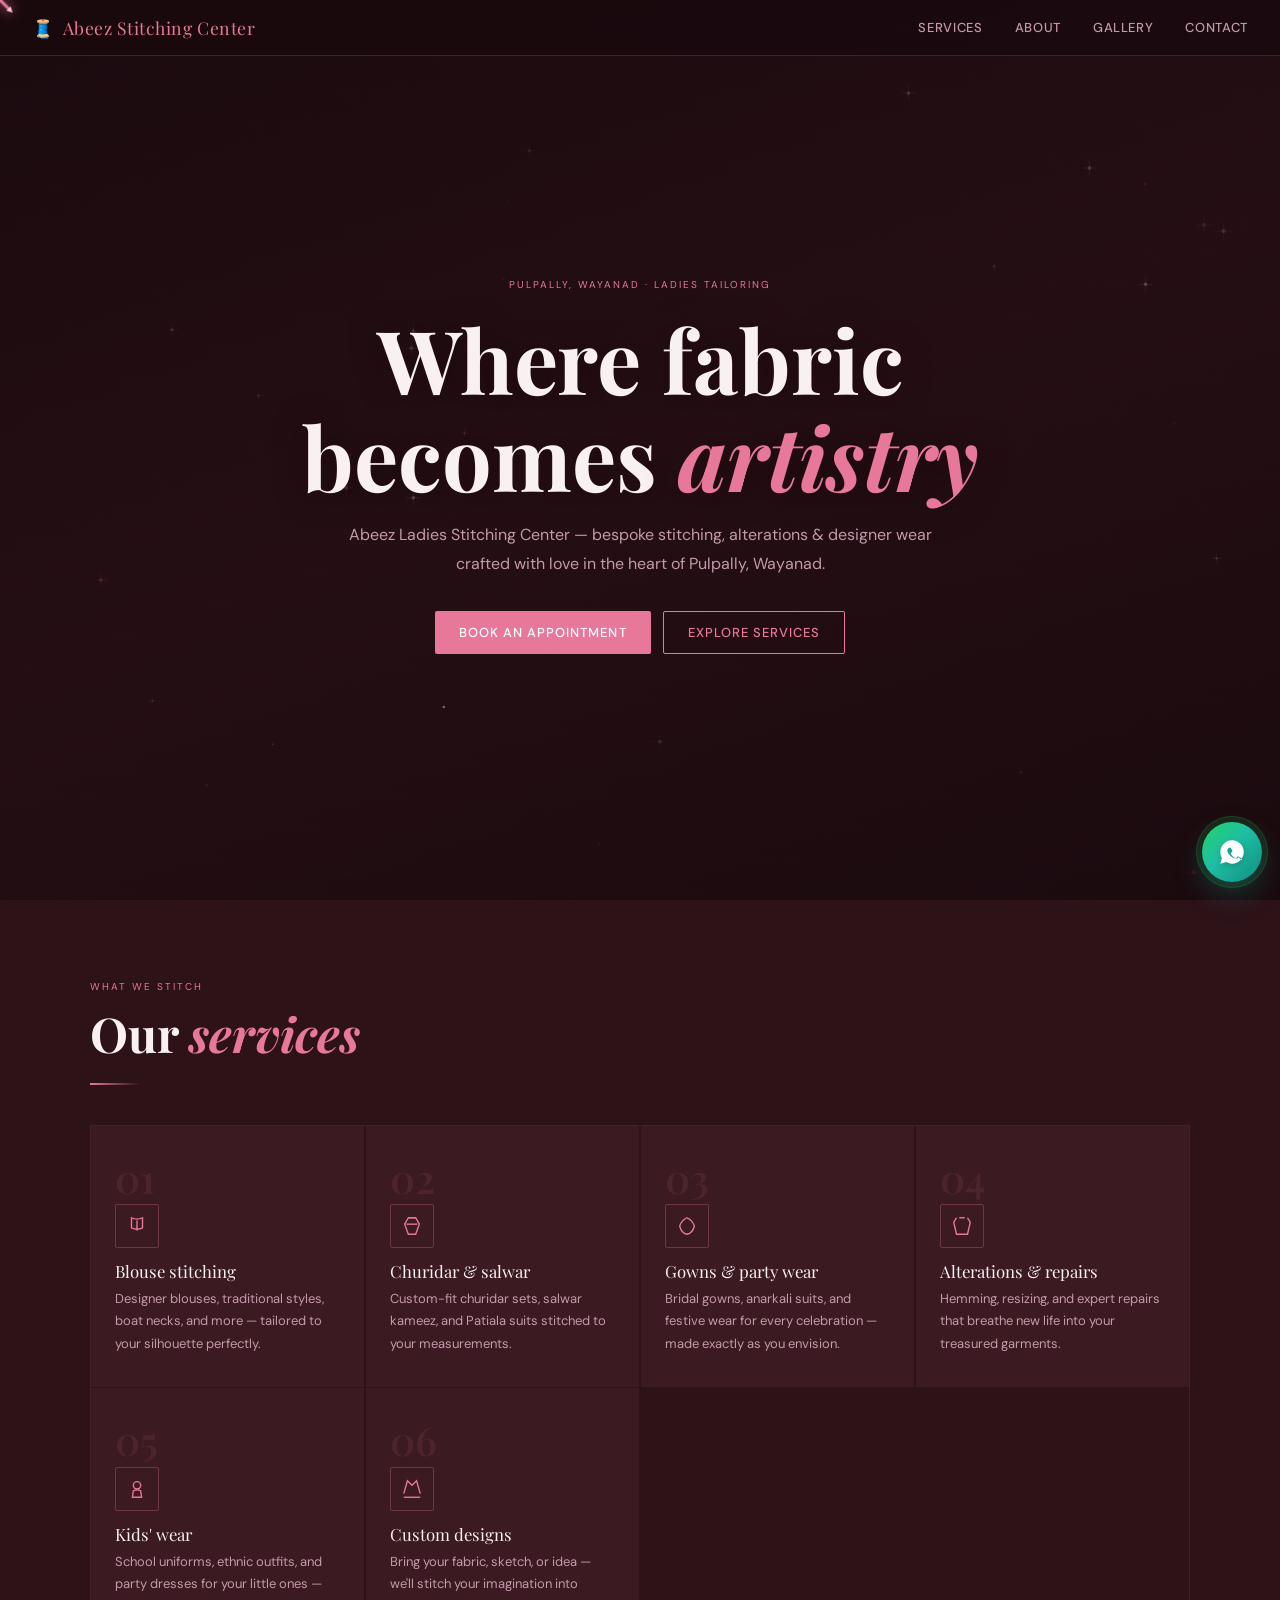
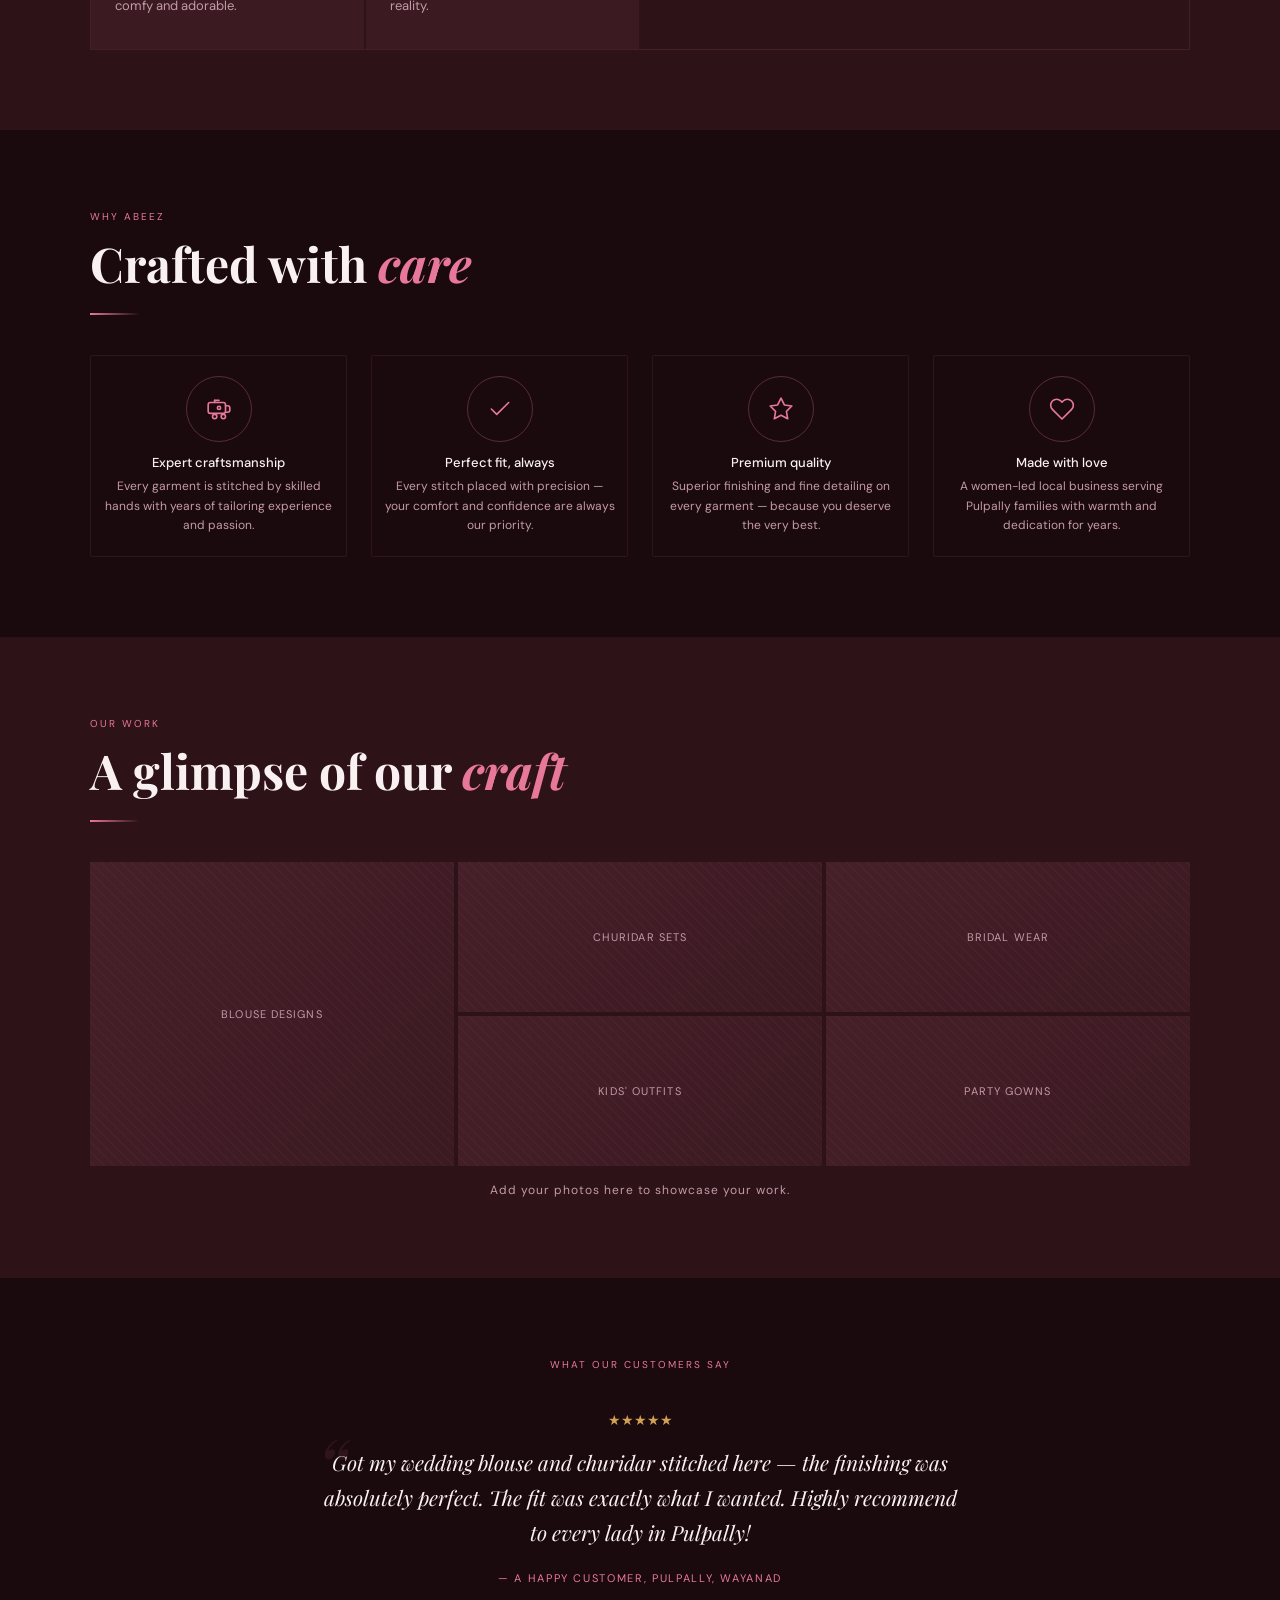
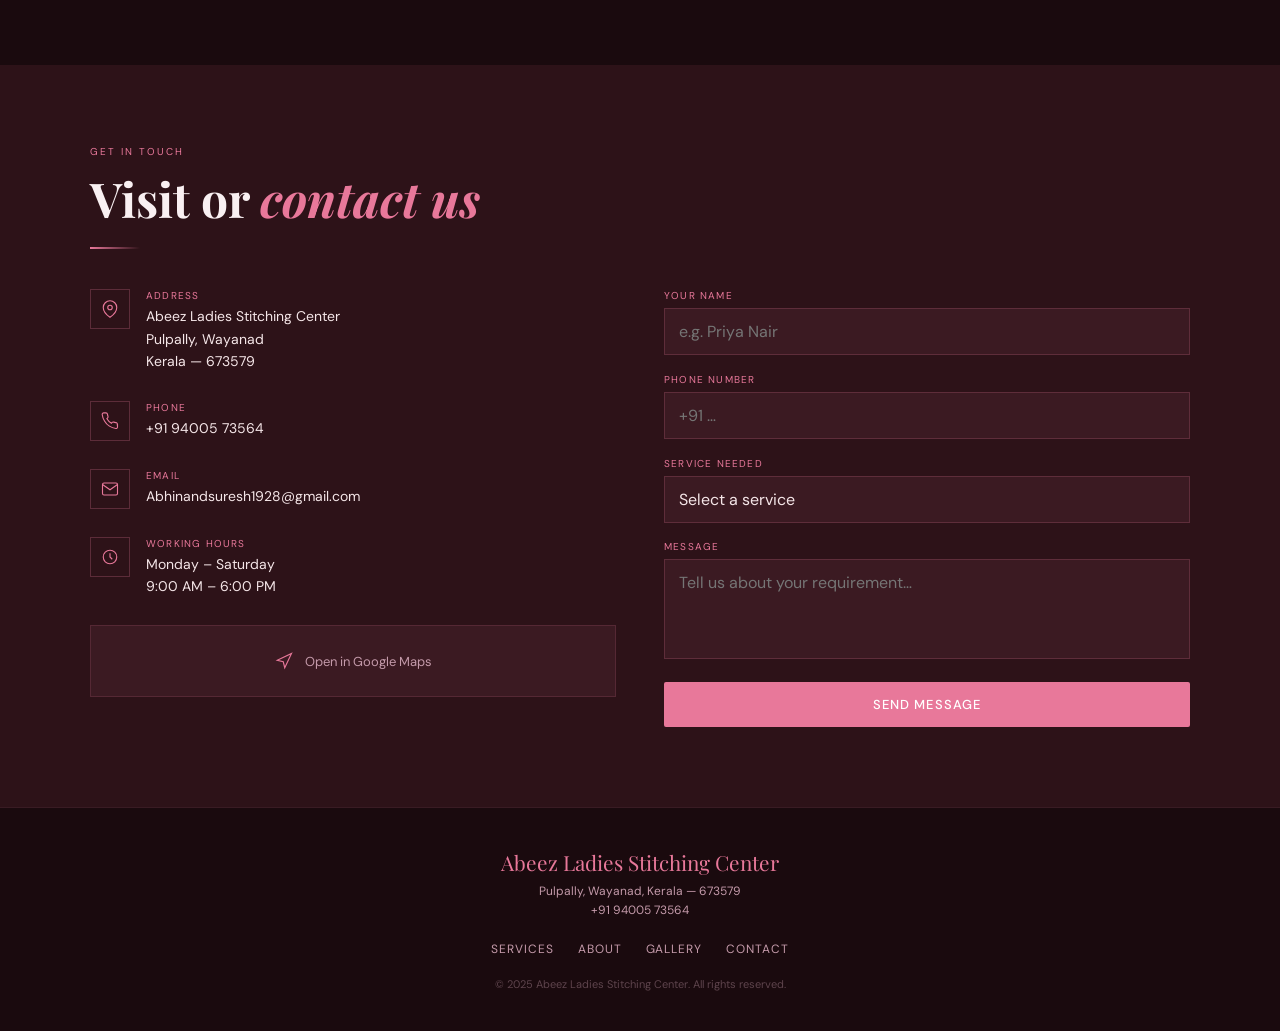
<file: index.html>
<!DOCTYPE html>
<html lang="en">
<head>
<meta charset="UTF-8"/>
<meta name="viewport" content="width=device-width, initial-scale=1.0"/>
<title>Abeez Ladies Stitching Center – Pulpally, Wayanad</title>
<link href="https://fonts.googleapis.com/css2?family=Playfair+Display:ital,wght@0,400;0,600;1,400&family=DM+Sans:wght@300;400;500&display=swap" rel="stylesheet"/>
<style>
*,*::before,*::after{box-sizing:border-box;margin:0;padding:0;}
html{scroll-behavior:smooth;}
body{font-family:'DM Sans',sans-serif;background:#1a0a0e;color:#f5e6e8;cursor:none;overflow-x:hidden;}
@media(hover:none){body{cursor:auto;}#cursor,.trail-dot{display:none!important;}.btn-primary,.btn-ghost,a,button{cursor:pointer;}}

/* ── Cursor ── */
#cursor{position:fixed;top:0;left:0;pointer-events:none;z-index:9999;transform:translate(-50%,-50%);}
#cursor-needle{width:40px;height:40px;transform:rotate(-45deg);}
#cursor-needle svg{width:100%;height:100%;filter:drop-shadow(0 0 6px #e8789a);}
.trail-dot{position:fixed;width:5px;height:5px;border-radius:50%;background:rgba(232,120,154,0.5);pointer-events:none;z-index:9997;transform:translate(-50%,-50%);}
@keyframes needlePulse{0%,100%{filter:drop-shadow(0 0 4px #e8789a);}50%{filter:drop-shadow(0 0 12px #e8789a) drop-shadow(0 0 24px #c04a70);}}
#cursor-needle svg{animation:needlePulse 2s infinite;}

/* ── Palette ── */
:root{--rose:#e8789a;--rose-deep:#c04a70;--blush:#f2c4d0;--cream:#f9f0f2;--dark:#1a0a0e;--dark-mid:#2d1218;--dark-card:#3b1a22;--gold:#d4a054;--text-light:#f5e6e8;--text-muted:#c49aaa;}

/* ── Nav ── */
nav{position:fixed;top:0;left:0;width:100%;z-index:200;padding:1rem 2rem;display:flex;align-items:center;justify-content:space-between;background:rgba(26,10,14,0.88);backdrop-filter:blur(14px);border-bottom:0.5px solid rgba(232,120,154,0.2);transition:padding 0.3s;}
nav.scrolled{padding:0.65rem 2rem;}
.nav-brand{font-family:'Playfair Display',serif;font-size:1.1rem;color:var(--rose);letter-spacing:0.03em;display:flex;align-items:center;gap:8px;text-decoration:none;}
.nav-links{display:flex;gap:2rem;}
.nav-links a{font-size:13px;font-weight:500;letter-spacing:0.05em;color:var(--text-muted);text-decoration:none;text-transform:uppercase;transition:color 0.2s;position:relative;}
.nav-links a::after{content:'';position:absolute;bottom:-3px;left:0;width:0;height:1px;background:var(--rose);transition:width 0.3s;}
.nav-links a:hover{color:var(--rose);}
.nav-links a:hover::after{width:100%;}
.hamburger{display:none;flex-direction:column;gap:5px;background:none;border:none;cursor:pointer;padding:4px;}
.hamburger span{display:block;width:24px;height:1.5px;background:var(--rose);border-radius:2px;transition:transform 0.3s,opacity 0.3s;}
.hamburger.open span:nth-child(1){transform:translateY(6.5px) rotate(45deg);}
.hamburger.open span:nth-child(2){opacity:0;}
.hamburger.open span:nth-child(3){transform:translateY(-6.5px) rotate(-45deg);}
.mobile-nav{display:none;position:fixed;top:0;left:0;width:100%;height:100vh;background:rgba(26,10,14,0.97);z-index:199;flex-direction:column;align-items:center;justify-content:center;gap:2.5rem;opacity:0;pointer-events:none;transition:opacity 0.3s;}
.mobile-nav.open{opacity:1;pointer-events:all;}
.mobile-nav a{font-family:'Playfair Display',serif;font-size:2rem;color:var(--cream);text-decoration:none;transition:color 0.2s;}
.mobile-nav a:hover{color:var(--rose);}
.mobile-nav .close-btn{position:absolute;top:1.5rem;right:1.5rem;background:none;border:none;color:var(--rose);font-size:2rem;cursor:pointer;line-height:1;}

/* ── Hero ── */
#hero{min-height:100svh;display:flex;align-items:center;justify-content:center;position:relative;overflow:hidden;padding:6rem 1.5rem 4rem;}
/* Dark overlay so canvas doesn't overpower text */
.hero-overlay{position:absolute;inset:0;background:linear-gradient(160deg,rgba(26,10,14,0.72) 0%,rgba(45,18,24,0.55) 50%,rgba(26,10,14,0.78) 100%);z-index:1;pointer-events:none;}
/* The canvas fills the hero */
#stitch-canvas{position:absolute;inset:0;width:100%;height:100%;z-index:0;}
.hero-content{position:relative;z-index:2;text-align:center;max-width:700px;width:100%;}
.hero-eyebrow{font-size:10px;letter-spacing:0.2em;text-transform:uppercase;color:var(--rose);margin-bottom:1.25rem;opacity:0;transform:translateY(20px);animation:fadeUp 0.8s 0.3s forwards;}
.hero-title{font-family:'Playfair Display',serif;font-size:clamp(2.2rem,8vw,5.5rem);line-height:1.1;color:var(--cream);margin-bottom:1rem;opacity:0;transform:translateY(30px);animation:fadeUp 0.9s 0.5s forwards;text-shadow:0 2px 30px rgba(26,10,14,0.6);}
.hero-title em{color:var(--rose);font-style:italic;}
.hero-sub{font-size:clamp(0.875rem,3vw,1rem);color:var(--text-muted);line-height:1.8;margin-bottom:2rem;opacity:0;transform:translateY(20px);animation:fadeUp 0.8s 0.7s forwards;}
.hero-ctas{display:flex;gap:0.75rem;justify-content:center;flex-wrap:wrap;opacity:0;transform:translateY(20px);animation:fadeUp 0.8s 0.9s forwards;}

/* ── Buttons ── */
.btn-primary{background:var(--rose);color:#fff;border:none;padding:12px 24px;border-radius:2px;font-family:'DM Sans',sans-serif;font-size:13px;font-weight:500;letter-spacing:0.08em;text-transform:uppercase;cursor:pointer;transition:background 0.2s,transform 0.15s;-webkit-tap-highlight-color:transparent;}
.btn-primary:hover{background:var(--rose-deep);}
.btn-primary:active{transform:scale(0.97);}
.btn-ghost{background:transparent;color:var(--rose);border:1px solid var(--rose);padding:12px 24px;border-radius:2px;font-family:'DM Sans',sans-serif;font-size:13px;font-weight:500;letter-spacing:0.08em;text-transform:uppercase;cursor:pointer;transition:background 0.2s,transform 0.15s;-webkit-tap-highlight-color:transparent;}
.btn-ghost:hover{background:rgba(232,120,154,0.1);}
.btn-ghost:active{transform:scale(0.97);}

/* ── Sections ── */
.section{padding:5rem 1.5rem;}
.section-inner{max-width:1100px;margin:0 auto;}
.section-eyebrow{font-size:10px;letter-spacing:0.2em;text-transform:uppercase;color:var(--rose);margin-bottom:0.75rem;}
.section-heading{font-family:'Playfair Display',serif;font-size:clamp(1.75rem,5vw,3rem);color:var(--cream);margin-bottom:1rem;line-height:1.2;}
.section-heading em{color:var(--rose);font-style:italic;}
.divider{width:50px;height:2px;background:linear-gradient(90deg,var(--rose),transparent);margin:1.25rem 0;}

/* ── Services ── */
#services{background:var(--dark-mid);}
.services-grid{display:grid;grid-template-columns:repeat(auto-fit,minmax(260px,1fr));gap:1.5px;margin-top:2.5rem;border:1.5px solid rgba(232,120,154,0.12);}
.service-item{background:var(--dark-card);padding:2rem 1.5rem;position:relative;overflow:hidden;transition:background 0.3s;}
.service-item::before{content:'';position:absolute;top:0;left:0;width:100%;height:2px;background:linear-gradient(90deg,var(--rose),transparent);transform:scaleX(0);transform-origin:left;transition:transform 0.4s;}
.service-item:hover{background:#4a2030;}
.service-item:hover::before{transform:scaleX(1);}
.service-num{font-family:'Playfair Display',serif;font-size:2.5rem;color:rgba(232,120,154,0.1);font-weight:600;line-height:1;margin-bottom:0.4rem;}
.service-icon-wrap{width:44px;height:44px;margin-bottom:0.75rem;display:flex;align-items:center;justify-content:center;border:1px solid rgba(232,120,154,0.3);border-radius:2px;}
.service-icon-wrap svg{width:22px;height:22px;stroke:var(--rose);fill:none;stroke-width:1.5;}
.service-name{font-family:'Playfair Display',serif;font-size:1.05rem;color:var(--cream);margin-bottom:0.4rem;}
.service-desc{font-size:13px;color:var(--text-muted);line-height:1.7;}

/* ── Why Us ── */
#why{background:var(--dark);}
.why-grid{display:grid;grid-template-columns:repeat(auto-fit,minmax(160px,1fr));gap:1.5rem;margin-top:2.5rem;}
.why-item{text-align:center;padding:1.25rem 0.75rem;border:0.5px solid rgba(232,120,154,0.1);border-radius:2px;transition:border-color 0.3s,background 0.3s;}
.why-item:hover{background:rgba(232,120,154,0.05);border-color:rgba(232,120,154,0.3);}
.why-circle{width:66px;height:66px;border-radius:50%;border:1px solid rgba(232,120,154,0.3);display:flex;align-items:center;justify-content:center;margin:0 auto 0.75rem;transition:border-color 0.3s,background 0.3s;}
.why-item:hover .why-circle{background:rgba(232,120,154,0.12);border-color:var(--rose);}
.why-circle svg{width:26px;height:26px;stroke:var(--rose);fill:none;stroke-width:1.5;}
.why-label{font-size:13px;font-weight:500;color:var(--cream);margin-bottom:6px;}
.why-desc{font-size:12px;color:var(--text-muted);line-height:1.65;}

/* ── Gallery ── */
#gallery{background:var(--dark-mid);}
.gallery-grid{display:grid;grid-template-columns:repeat(3,1fr);grid-template-rows:repeat(2,150px);gap:4px;margin-top:2.5rem;}
.gallery-cell{background:var(--dark-card);display:flex;align-items:center;justify-content:center;font-size:11px;color:var(--text-muted);letter-spacing:0.1em;text-transform:uppercase;position:relative;overflow:hidden;transition:transform 0.3s;}
.gallery-cell::after{content:'';position:absolute;inset:0;background:linear-gradient(135deg,rgba(232,120,154,0.06),transparent);pointer-events:none;}
.gallery-cell:first-child{grid-row:span 2;}
.gallery-cell:active{transform:scale(0.97);}
.gallery-pattern{position:absolute;inset:0;opacity:0.04;background-image:repeating-linear-gradient(45deg,var(--rose) 0,var(--rose) 1px,transparent 0,transparent 50%);background-size:10px 10px;}

/* ── Testimonial ── */
#testimonials{background:var(--dark);}
.testimonial-block{max-width:650px;margin:2.5rem auto 0;text-align:center;padding:0 0.5rem;}
.testimonial-quote{font-family:'Playfair Display',serif;font-size:clamp(1rem,3vw,1.3rem);font-style:italic;color:var(--cream);line-height:1.7;margin-bottom:1.25rem;position:relative;}
.testimonial-quote::before{content:'\201C';font-size:5rem;color:rgba(232,120,154,0.1);font-family:'Playfair Display',serif;position:absolute;top:-1.25rem;left:-0.5rem;line-height:1;pointer-events:none;}
.testimonial-author{font-size:11px;letter-spacing:0.15em;text-transform:uppercase;color:var(--rose);}
.stars{color:var(--gold);font-size:14px;margin-bottom:1rem;}

/* ── Contact ── */
#contact{background:var(--dark-mid);}
.contact-wrap{display:grid;grid-template-columns:1fr 1fr;gap:3rem;margin-top:2.5rem;}
.contact-row{display:flex;align-items:flex-start;gap:1rem;margin-bottom:1.75rem;}
.contact-icon{width:40px;height:40px;flex-shrink:0;border:1px solid rgba(232,120,154,0.25);display:flex;align-items:center;justify-content:center;}
.contact-icon svg{width:18px;height:18px;stroke:var(--rose);fill:none;stroke-width:1.5;}
.contact-key{font-size:10px;letter-spacing:0.12em;text-transform:uppercase;color:var(--rose);margin-bottom:3px;}
.contact-val{font-size:14px;color:var(--text-light);line-height:1.6;}
.quick-actions{display:none;gap:0.75rem;margin-bottom:1.5rem;flex-wrap:wrap;}
.quick-btn{flex:1;min-width:140px;display:flex;align-items:center;justify-content:center;gap:8px;padding:13px 16px;border:1px solid rgba(232,120,154,0.3);background:var(--dark-card);color:var(--rose);font-size:13px;font-weight:500;text-decoration:none;border-radius:2px;transition:background 0.2s;-webkit-tap-highlight-color:transparent;}
.quick-btn:active{background:#4a2030;}
.quick-btn svg{width:17px;height:17px;stroke:var(--rose);fill:none;stroke-width:1.5;flex-shrink:0;}
.form-group{margin-bottom:1.1rem;}
.form-group label{display:block;font-size:10px;letter-spacing:0.12em;text-transform:uppercase;color:var(--rose);margin-bottom:6px;}
.form-group input,.form-group textarea,.form-group select{width:100%;background:var(--dark-card);border:0.5px solid rgba(232,120,154,0.2);color:var(--text-light);padding:12px 14px;font-family:'DM Sans',sans-serif;font-size:16px;outline:none;resize:none;transition:border-color 0.2s;border-radius:0;appearance:none;-webkit-appearance:none;}
.form-group input:focus,.form-group textarea:focus,.form-group select:focus{border-color:var(--rose);}
.form-group textarea{height:100px;}
.form-success{display:none;color:var(--rose);font-size:13px;margin-top:0.75rem;text-align:center;letter-spacing:0.05em;}
.map-strip{background:var(--dark-card);border:0.5px solid rgba(232,120,154,0.15);display:flex;align-items:center;justify-content:center;height:72px;margin-top:1.75rem;gap:0.75rem;font-size:13px;color:var(--text-muted);text-decoration:none;transition:background 0.2s,color 0.2s;-webkit-tap-highlight-color:transparent;}
.map-strip:hover,.map-strip:active{background:rgba(232,120,154,0.07);color:var(--rose);}
.map-strip svg{width:18px;height:18px;stroke:var(--rose);fill:none;stroke-width:1.5;}

/* ── Footer ── */
footer{background:var(--dark);border-top:0.5px solid rgba(232,120,154,0.15);padding:2.5rem 1.5rem;text-align:center;}
.whatsapp-float{position:fixed;right:18px;bottom:18px;z-index:300;width:60px;height:60px;border-radius:50%;display:flex;align-items:center;justify-content:center;background:linear-gradient(135deg,#25d366 0%,#1ebea5 45%,#128c7e 100%);box-shadow:0 12px 28px rgba(18,140,126,0.35),0 0 0 6px rgba(37,211,102,0.12);text-decoration:none;transition:transform 0.22s cubic-bezier(.2,.8,.2,1),box-shadow 0.25s ease,filter 0.25s ease;animation:waPulse 2.8s infinite;}
.whatsapp-float::after{content:'';position:absolute;inset:-6px;border-radius:50%;border:1px solid rgba(37,211,102,0.18);animation:waRing 2.4s infinite;}
.whatsapp-float:hover,.whatsapp-float:focus-visible{transform:translateY(-3px) scale(1.05);box-shadow:0 16px 32px rgba(18,140,126,0.42),0 0 0 8px rgba(37,211,102,0.14);filter:saturate(1.08);} 
.whatsapp-float:active{transform:scale(0.96);} 
.whatsapp-float svg{width:28px;height:28px;fill:#fff;filter:drop-shadow(0 2px 3px rgba(0,0,0,0.18));}
@keyframes waPulse{0%,100%{transform:translateY(0);}50%{transform:translateY(-2px);} }
@keyframes waRing{0%{transform:scale(0.94);opacity:.55;}70%{transform:scale(1.08);opacity:0;}100%{transform:scale(1.12);opacity:0;} }
.footer-brand{font-family:'Playfair Display',serif;font-size:1.3rem;color:var(--rose);margin-bottom:0.4rem;}
.footer-loc{font-size:12px;color:var(--text-muted);margin-bottom:1.25rem;line-height:1.6;}
.footer-links{display:flex;gap:1.5rem;justify-content:center;flex-wrap:wrap;margin-bottom:1.25rem;}
.footer-links a{font-size:12px;color:var(--text-muted);text-decoration:none;letter-spacing:0.08em;text-transform:uppercase;}
.footer-links a:hover{color:var(--rose);}
.footer-copy{font-size:11px;color:rgba(196,154,170,0.4);}

/* ── Reveal ── */
.reveal{opacity:0;transform:translateY(28px);transition:opacity 0.65s ease,transform 0.65s ease;}
.reveal.visible{opacity:1;transform:none;}
@keyframes fadeUp{to{opacity:1;transform:translateY(0);}}
@media(prefers-reduced-motion:reduce){.reveal{opacity:1;transform:none;}*{animation-duration:0.01ms!important;transition-duration:0.01ms!important;}}

/* ── Responsive ── */
@media(max-width:900px){.contact-wrap{grid-template-columns:1fr;gap:2rem;}.services-grid{grid-template-columns:repeat(auto-fit,minmax(220px,1fr));}.why-grid{grid-template-columns:repeat(2,1fr);}}
@media(max-width:640px){
  .nav-links{display:none;}.hamburger{display:flex;}.mobile-nav{display:flex;}
  nav{padding:0.9rem 1.25rem;}nav.scrolled{padding:0.6rem 1.25rem;}
  .section{padding:3.5rem 1.25rem;}
  #hero{padding:5rem 1.25rem 3rem;}
  .hero-ctas{flex-direction:column;align-items:center;}
  .hero-ctas .btn-primary,.hero-ctas .btn-ghost{width:100%;max-width:280px;text-align:center;}
  .services-grid{grid-template-columns:1fr;}
  .why-grid{grid-template-columns:repeat(2,1fr);gap:1rem;}
  .gallery-grid{grid-template-columns:repeat(2,1fr);grid-template-rows:repeat(3,120px);}
  .gallery-cell:first-child{grid-row:span 1;}
  .quick-actions{display:flex;}
}
@media(max-width:360px){
  .hero-title{font-size:2rem;}
  .why-grid{grid-template-columns:1fr;}
  .gallery-grid{grid-template-columns:1fr;grid-template-rows:repeat(5,100px);}
  .gallery-cell:first-child{grid-row:span 1;}
}
</style>
</head>
<body>

<!-- Cursor -->
<div id="cursor"><div id="cursor-needle">
  <svg viewBox="0 0 40 40" xmlns="http://www.w3.org/2000/svg">
    <rect x="18.5" y="2" width="3" height="32" rx="1.5" fill="#e8789a"/>
    <polygon points="20,38 17,32 23,32" fill="#f2c4d0"/>
    <ellipse cx="20" cy="7" rx="2.5" ry="3.5" fill="none" stroke="#f9f0f2" stroke-width="1.5"/>
    <path d="M20 6 Q14 10 10 16 Q6 22 8 28" stroke="#d4a054" stroke-width="1.2" fill="none" stroke-dasharray="2,2"/>
  </svg>
</div></div>

<!-- Mobile nav -->
<div class="mobile-nav" id="mobileNav">
  <button class="close-btn" onclick="toggleMenu()">×</button>
  <a href="#services" onclick="toggleMenu()">Services</a>
  <a href="#why" onclick="toggleMenu()">About</a>
  <a href="#gallery" onclick="toggleMenu()">Gallery</a>
  <a href="#contact" onclick="toggleMenu()">Contact</a>
</div>

<!-- NAV -->
<nav id="navbar">
  <a class="nav-brand" href="#">
    <span class="needle-icon">🧵</span>
    Abeez Stitching Center
  </a>
  <div class="nav-links">
    <a href="#services">Services</a>
    <a href="#why">About</a>
    <a href="#gallery">Gallery</a>
    <a href="#contact">Contact</a>
  </div>
  <button class="hamburger" id="hamburger" onclick="toggleMenu()">
    <span></span><span></span><span></span>
  </button>
</nav>

<!-- HERO with canvas stitching animation -->
<section id="hero">
  <canvas id="stitch-canvas"></canvas>
  <div class="hero-overlay"></div>
  <div class="hero-content">
    <p class="hero-eyebrow">Pulpally, Wayanad · Ladies Tailoring</p>
    <h1 class="hero-title">Where fabric becomes <em>artistry</em></h1>
    <p class="hero-sub">Abeez Ladies Stitching Center — bespoke stitching, alterations &amp; designer wear<br>crafted with love in the heart of Pulpally, Wayanad.</p>
    <div class="hero-ctas">
      <button class="btn-primary" onclick="document.getElementById('contact').scrollIntoView({behavior:'smooth'})">Book an appointment</button>
      <button class="btn-ghost" onclick="document.getElementById('services').scrollIntoView({behavior:'smooth'})">Explore services</button>
    </div>
  </div>
</section>

<!-- SERVICES -->
<section id="services" class="section">
  <div class="section-inner">
    <p class="section-eyebrow reveal">What we stitch</p>
    <h2 class="section-heading reveal">Our <em>services</em></h2>
    <div class="divider reveal"></div>
    <div class="services-grid">
      <div class="service-item reveal">
        <div class="service-num">01</div>
        <div class="service-icon-wrap"><svg viewBox="0 0 24 24"><path d="M6 3 Q12 6 18 3 L18 14 Q12 17 6 14 Z"/><line x1="12" y1="6" x2="12" y2="17"/></svg></div>
        <div class="service-name">Blouse stitching</div>
        <div class="service-desc">Designer blouses, traditional styles, boat necks, and more — tailored to your silhouette perfectly.</div>
      </div>
      <div class="service-item reveal">
        <div class="service-num">02</div>
        <div class="service-icon-wrap"><svg viewBox="0 0 24 24"><path d="M8 3 L4 10 L8 21 L16 21 L20 10 L16 3 Z"/><line x1="8" y1="3" x2="16" y2="3"/><line x1="6" y1="10" x2="18" y2="10"/></svg></div>
        <div class="service-name">Churidar &amp; salwar</div>
        <div class="service-desc">Custom-fit churidar sets, salwar kameez, and Patiala suits stitched to your measurements.</div>
      </div>
      <div class="service-item reveal">
        <div class="service-num">03</div>
        <div class="service-icon-wrap"><svg viewBox="0 0 24 24"><path d="M12 3 Q18 6 20 12 Q18 20 12 21 Q6 20 4 12 Q6 6 12 3Z"/></svg></div>
        <div class="service-name">Gowns &amp; party wear</div>
        <div class="service-desc">Bridal gowns, anarkali suits, and festive wear for every celebration — made exactly as you envision.</div>
      </div>
      <div class="service-item reveal">
        <div class="service-num">04</div>
        <div class="service-icon-wrap"><svg viewBox="0 0 24 24"><path d="M6 3 L3 8 L6 21 L18 21 L21 8 L18 3"/><line x1="9" y1="3" x2="15" y2="3"/></svg></div>
        <div class="service-name">Alterations &amp; repairs</div>
        <div class="service-desc">Hemming, resizing, and expert repairs that breathe new life into your treasured garments.</div>
      </div>
      <div class="service-item reveal">
        <div class="service-num">05</div>
        <div class="service-icon-wrap"><svg viewBox="0 0 24 24"><circle cx="12" cy="8" r="4"/><path d="M8 14 Q12 12 16 14 L17 21 L7 21 Z"/></svg></div>
        <div class="service-name">Kids' wear</div>
        <div class="service-desc">School uniforms, ethnic outfits, and party dresses for your little ones — comfy and adorable.</div>
      </div>
      <div class="service-item reveal">
        <div class="service-num">06</div>
        <div class="service-icon-wrap"><svg viewBox="0 0 24 24"><path d="M3 17 L7 3 L12 8 L17 3 L21 17"/><line x1="3" y1="21" x2="21" y2="21"/></svg></div>
        <div class="service-name">Custom designs</div>
        <div class="service-desc">Bring your fabric, sketch, or idea — we'll stitch your imagination into reality.</div>
      </div>
    </div>
  </div>
</section>

<!-- WHY US — updated cards -->
<section id="why" class="section">
  <div class="section-inner">
    <p class="section-eyebrow reveal">Why Abeez</p>
    <h2 class="section-heading reveal">Crafted with <em>care</em></h2>
    <div class="divider reveal"></div>
    <div class="why-grid">

      <!-- Card 1: replaced "On-time delivery" -->
      <div class="why-item reveal">
        <div class="why-circle">
          <!-- Sewing machine icon -->
          <svg viewBox="0 0 24 24" fill="none" stroke="#e8789a" stroke-width="1.5" stroke-linecap="round" stroke-linejoin="round">
            <rect x="2" y="6" width="16" height="10" rx="2"/>
            <path d="M18 9h2a2 2 0 0 1 2 2v2a2 2 0 0 1-2 2h-2"/>
            <circle cx="8" cy="19" r="2"/><circle cx="16" cy="19" r="2"/>
            <line x1="8" y1="6" x2="8" y2="4"/><line x1="8" y1="4" x2="12" y2="4"/>
            <circle cx="12" cy="11" r="1.5"/>
          </svg>
        </div>
        <div class="why-label">Expert craftsmanship</div>
        <div class="why-desc">Every garment is stitched by skilled hands with years of tailoring experience and passion.</div>
      </div>

      <!-- Card 2 -->
      <div class="why-item reveal">
        <div class="why-circle">
          <svg viewBox="0 0 24 24" fill="none" stroke="#e8789a" stroke-width="1.5" stroke-linecap="round" stroke-linejoin="round">
            <polyline points="20 6 9 17 4 12"/>
          </svg>
        </div>
        <div class="why-label">Perfect fit, always</div>
        <div class="why-desc">Every stitch placed with precision — your comfort and confidence are always our priority.</div>
      </div>

      <!-- Card 3 -->
      <div class="why-item reveal">
        <div class="why-circle">
          <svg viewBox="0 0 24 24" fill="none" stroke="#e8789a" stroke-width="1.5" stroke-linecap="round" stroke-linejoin="round">
            <polygon points="12 2 15.09 8.26 22 9.27 17 14.14 18.18 21.02 12 17.77 5.82 21.02 7 14.14 2 9.27 8.91 8.26 12 2"/>
          </svg>
        </div>
        <div class="why-label">Premium quality</div>
        <div class="why-desc">Superior finishing and fine detailing on every garment — because you deserve the very best.</div>
      </div>

      <!-- Card 4 -->
      <div class="why-item reveal">
        <div class="why-circle">
          <svg viewBox="0 0 24 24" fill="none" stroke="#e8789a" stroke-width="1.5" stroke-linecap="round" stroke-linejoin="round">
            <path d="M20.84 4.61a5.5 5.5 0 0 0-7.78 0L12 5.67l-1.06-1.06a5.5 5.5 0 0 0-7.78 7.78l1.06 1.06L12 21.23l7.78-7.78 1.06-1.06a5.5 5.5 0 0 0 0-7.78z"/>
          </svg>
        </div>
        <div class="why-label">Made with love</div>
        <div class="why-desc">A women-led local business serving Pulpally families with warmth and dedication for years.</div>
      </div>

    </div>
  </div>
</section>

<!-- GALLERY -->
<section id="gallery" class="section">
  <div class="section-inner">
    <p class="section-eyebrow reveal">Our work</p>
    <h2 class="section-heading reveal">A glimpse of our <em>craft</em></h2>
    <div class="divider reveal"></div>
    <div class="gallery-grid reveal">
      <div class="gallery-cell"><div class="gallery-pattern"></div>Blouse designs</div>
      <div class="gallery-cell"><div class="gallery-pattern"></div>Churidar sets</div>
      <div class="gallery-cell"><div class="gallery-pattern"></div>Bridal wear</div>
      <div class="gallery-cell"><div class="gallery-pattern"></div>Kids' outfits</div>
      <div class="gallery-cell"><div class="gallery-pattern"></div>Party gowns</div>
    </div>
    <p style="font-size:12px;color:var(--text-muted);text-align:center;margin-top:1rem;letter-spacing:0.08em;">Add your photos here to showcase your work.</p>
  </div>
</section>

<!-- TESTIMONIAL -->
<section id="testimonials" class="section">
  <div class="section-inner">
    <p class="section-eyebrow reveal" style="text-align:center;">What our customers say</p>
    <div class="testimonial-block reveal">
      <div class="stars">★★★★★</div>
      <p class="testimonial-quote">Got my wedding blouse and churidar stitched here — the finishing was absolutely perfect. The fit was exactly what I wanted. Highly recommend to every lady in Pulpally!</p>
      <div class="testimonial-author">— A happy customer, Pulpally, Wayanad</div>
    </div>
  </div>
</section>

<!-- CONTACT -->
<section id="contact" class="section">
  <div class="section-inner">
    <p class="section-eyebrow reveal">Get in touch</p>
    <h2 class="section-heading reveal">Visit or <em>contact us</em></h2>
    <div class="divider reveal"></div>
    <div class="quick-actions reveal">
      <a class="quick-btn" href="tel:+919400573564">
        <svg viewBox="0 0 24 24"><path d="M22 16.92v3a2 2 0 0 1-2.18 2 19.79 19.79 0 0 1-8.63-3.07A19.5 19.5 0 0 1 4.69 12 19.79 19.79 0 0 1 1.61 3.4 2 2 0 0 1 3.6 1.21h3a2 2 0 0 1 2 1.72c.127.96.361 1.903.7 2.81a2 2 0 0 1-.45 2.11L7.91 8.9a16 16 0 0 0 6 6l.95-.95a2 2 0 0 1 2.11-.45c.907.339 1.85.573 2.81.7A2 2 0 0 1 21.73 16.92z"/></svg>
        Call now
      </a>
      <a class="quick-btn" href="https://wa.me/919400573564" target="_blank">
        <svg viewBox="0 0 24 24"><path d="M21 11.5a8.38 8.38 0 0 1-.9 3.8 8.5 8.5 0 0 1-7.6 4.7 8.38 8.38 0 0 1-3.8-.9L3 21l1.9-5.7a8.38 8.38 0 0 1-.9-3.8 8.5 8.5 0 0 1 4.7-7.6 8.38 8.38 0 0 1 3.8-.9h.5a8.48 8.48 0 0 1 8 8v.5z"/></svg>
        WhatsApp
      </a>
      <a class="quick-btn" href="mailto:Abhinandsuresh1928@gmail.com">
        <svg viewBox="0 0 24 24"><path d="M4 4h16c1.1 0 2 .9 2 2v12c0 1.1-.9 2-2 2H4c-1.1 0-2-.9-2-2V6c0-1.1.9-2 2-2z"/><polyline points="22,6 12,13 2,6"/></svg>
        Email
      </a>
    </div>
    <div class="contact-wrap">
      <div class="contact-info reveal">
        <div class="contact-row">
          <div class="contact-icon"><svg viewBox="0 0 24 24"><path d="M21 10c0 7-9 13-9 13s-9-6-9-13a9 9 0 0 1 18 0z"/><circle cx="12" cy="10" r="3"/></svg></div>
          <div><div class="contact-key">Address</div><div class="contact-val">Abeez Ladies Stitching Center<br>Pulpally, Wayanad<br>Kerala — 673579</div></div>
        </div>
        <div class="contact-row">
          <div class="contact-icon"><svg viewBox="0 0 24 24"><path d="M22 16.92v3a2 2 0 0 1-2.18 2 19.79 19.79 0 0 1-8.63-3.07A19.5 19.5 0 0 1 4.69 12 19.79 19.79 0 0 1 1.61 3.4 2 2 0 0 1 3.6 1.21h3a2 2 0 0 1 2 1.72c.127.96.361 1.903.7 2.81a2 2 0 0 1-.45 2.11L7.91 8.9a16 16 0 0 0 6 6l.95-.95a2 2 0 0 1 2.11-.45c.907.339 1.85.573 2.81.7A2 2 0 0 1 21.73 16.92z"/></svg></div>
          <div><div class="contact-key">Phone</div><div class="contact-val"><a href="tel:+919400573564" style="color:var(--text-light);text-decoration:none;">+91 94005 73564</a></div></div>
        </div>
        <div class="contact-row">
          <div class="contact-icon"><svg viewBox="0 0 24 24"><path d="M4 4h16c1.1 0 2 .9 2 2v12c0 1.1-.9 2-2 2H4c-1.1 0-2-.9-2-2V6c0-1.1.9-2 2-2z"/><polyline points="22,6 12,13 2,6"/></svg></div>
          <div><div class="contact-key">Email</div><div class="contact-val" style="word-break:break-all;"><a href="mailto:Abhinandsuresh1928@gmail.com" style="color:var(--text-light);text-decoration:none;">Abhinandsuresh1928@gmail.com</a></div></div>
        </div>
        <div class="contact-row">
          <div class="contact-icon"><svg viewBox="0 0 24 24"><circle cx="12" cy="12" r="9"/><polyline points="12 7 12 12 15 15"/></svg></div>
          <div><div class="contact-key">Working hours</div><div class="contact-val">Monday – Saturday<br>9:00 AM – 6:00 PM</div></div>
        </div>
        <a class="map-strip" href="https://maps.google.com/?q=Pulpally,Wayanad,Kerala,673579" target="_blank">
          <svg viewBox="0 0 24 24"><polygon points="3 11 22 2 13 21 11 13 3 11"/></svg>
          Open in Google Maps
        </a>
      </div>
      <div class="contact-form reveal">
        <div class="form-group"><label>Your name</label><input type="text" id="f-name" placeholder="e.g. Priya Nair" autocomplete="name"/></div>
        <div class="form-group"><label>Phone number</label><input type="tel" id="f-phone" placeholder="+91 …" autocomplete="tel"/></div>
        <div class="form-group"><label>Service needed</label>
          <select id="f-service">
            <option value="">Select a service</option>
            <option>Blouse stitching</option><option>Churidar / Salwar</option>
            <option>Gown / Party wear</option><option>Alteration / Repair</option>
            <option>Kids' wear</option><option>Custom design</option>
          </select>
        </div>
        <div class="form-group"><label>Message</label><textarea id="f-message" placeholder="Tell us about your requirement…"></textarea></div>
        <button class="btn-primary" onclick="submitForm()" style="width:100%;padding:14px;">Send message</button>
        <div class="form-success" id="form-success">✓ Thank you! We'll get back to you shortly.</div>
      </div>
    </div>
  </div>
</section>

<a class="whatsapp-float" href="https://wa.me/919400573564" target="_blank" rel="noopener noreferrer" aria-label="Chat on WhatsApp">
  <svg viewBox="0 0 24 24" aria-hidden="true"><path d="M12.04 2A10.01 10.01 0 0 0 2.03 12.01c0 1.76.46 3.47 1.34 4.98L2 22l5.1-1.33A10 10 0 1 0 12.04 2Zm5.57 14.2c-.24.68-.98 1.23-1.66 1.4-.43.09-.98.16-2.83-.61-2.4-.97-3.95-3.35-4.07-3.5-.11-.15-1.03-1.37-1.03-2.61 0-1.24.64-1.85.87-2.1.23-.26.6-.36.95-.36h.68c.2 0 .47.08.72.55l1.02 1.72c.08.14.18.38.03.63-.15.25-.22.4-.44.64-.21.24-.45.54-.64.72-.21.18-.43.38-.18.73.25.36.7 1.34 1.52 2.18 1.04 1.02 2.08 1.4 2.45 1.56.37.17.59.14.81-.08.21-.21.46-.55.74-.89.27-.33.58-.38.9-.22.31.15 1.97 1.01 2.31 1.19.34.18.56.27.64.42.08.15.08.84-.16 1.52Z"/></svg>
</a>

<footer>
  <div class="footer-brand">Abeez Ladies Stitching Center</div>
  <div class="footer-loc">Pulpally, Wayanad, Kerala — 673579<br>+91 94005 73564</div>
  <div class="footer-links">
    <a href="#services">Services</a><a href="#why">About</a>
    <a href="#gallery">Gallery</a><a href="#contact">Contact</a>
  </div>
  <div class="footer-copy">© 2025 Abeez Ladies Stitching Center. All rights reserved.</div>
</footer>

<script>
/* ═══════════════════════════════════════════════
   STITCHING CANVAS BACKGROUND ANIMATION
   Draws: fabric grid, multiple needle+thread paths
   being stitched in real-time, shimmering sparkles
═══════════════════════════════════════════════ */
(function(){
  const canvas = document.getElementById('stitch-canvas');
  const ctx = canvas.getContext('2d');

  function resize(){
    canvas.width = canvas.offsetWidth;
    canvas.height = canvas.offsetHeight;
  }
  resize();
  window.addEventListener('resize', resize);

  /* ── Fabric grid ── */
  function drawFabric(){
    const W=canvas.width, H=canvas.height;
    const sz=32;
    ctx.strokeStyle='rgba(232,120,154,0.045)';
    ctx.lineWidth=0.5;
    for(let x=0;x<W;x+=sz){ctx.beginPath();ctx.moveTo(x,0);ctx.lineTo(x,H);ctx.stroke();}
    for(let y=0;y<H;y+=sz){ctx.beginPath();ctx.moveTo(0,y);ctx.lineTo(W,y);ctx.stroke();}
    // Diagonal weave threads
    ctx.strokeStyle='rgba(212,160,84,0.03)';
    ctx.lineWidth=0.4;
    for(let x=-H;x<W+H;x+=sz*2){
      ctx.beginPath();ctx.moveTo(x,0);ctx.lineTo(x+H,H);ctx.stroke();
      ctx.beginPath();ctx.moveTo(x,0);ctx.lineTo(x-H,H);ctx.stroke();
    }
  }

  /* ── Thread path generator ── */
  // Each path is a horizontal zigzag stitch line
  function makePath(yBase){
    const W=canvas.width;
    const pts=[];
    const seg=28; // stitch length
    const amp=6;  // zigzag amplitude
    let x=0;
    while(x<W+seg){
      pts.push({x, y: yBase + (pts.length%2===0?-amp:amp)});
      x+=seg;
    }
    return pts;
  }

  /* ── Needle state ── */
  const COLORS=['#e8789a','#f2c4d0','#d4a054','#c04a70','#f5e6e8'];
  class StitchLine {
    constructor(yBase, color, speed, delay){
      this.yBase=yBase; this.color=color; this.speed=speed;
      this.pts=[]; this.progress=0; this.delay=delay; this.age=0;
      this.alpha=0;
    }
    init(){
      this.pts=makePath(this.yBase);
      this.progress=0; this.age=0; this.alpha=0;
    }
    // Get interpolated position along pts
    posAt(t){
      if(t<=0) return this.pts[0];
      const total=this.pts.length-1;
      const fi=t*total;
      const i=Math.floor(fi);
      const frac=fi-i;
      if(i>=total) return this.pts[total];
      const a=this.pts[i], b=this.pts[i+1];
      return {x:a.x+(b.x-a.x)*frac, y:a.y+(b.y-a.y)*frac};
    }
    update(dt){
      if(this.delay>0){this.delay-=dt;return;}
      this.age+=dt;
      this.alpha=Math.min(1,this.age/600); // fade in
      this.progress=Math.min(1,this.progress+dt*this.speed*0.00018);
    }
    draw(){
      if(this.alpha<=0||this.pts.length<2) return;
      const total=this.pts.length-1;
      const endIdx=this.progress*total;
      const endFull=Math.floor(endIdx);

      // Draw completed stitches (dashed segments)
      ctx.save();
      ctx.globalAlpha=this.alpha*0.55;
      ctx.strokeStyle=this.color;
      ctx.lineWidth=1.4;
      ctx.setLineDash([8,10]);
      ctx.lineDashOffset=0;
      ctx.beginPath();
      ctx.moveTo(this.pts[0].x, this.pts[0].y);
      for(let i=1;i<=Math.min(endFull,total);i++){
        ctx.lineTo(this.pts[i].x, this.pts[i].y);
      }
      ctx.stroke();
      ctx.setLineDash([]);

      // Partial last segment
      if(endIdx<total){
        const a=this.pts[endFull];
        const b=this.pts[Math.min(endFull+1,total)];
        const frac=endIdx-endFull;
        const px=a.x+(b.x-a.x)*frac;
        const py=a.y+(b.y-a.y)*frac;
        ctx.globalAlpha=this.alpha*0.55;
        ctx.strokeStyle=this.color;
        ctx.lineWidth=1.4;
        ctx.setLineDash([8,10]);
        ctx.beginPath();ctx.moveTo(a.x,a.y);ctx.lineTo(px,py);ctx.stroke();
        ctx.setLineDash([]);

        // Needle at tip
        if(this.progress>0.02){
          const nx=px, ny=py;
          ctx.globalAlpha=this.alpha*0.9;
          // Needle body
          const ang=Math.atan2(b.y-a.y,b.x-a.x);
          ctx.save();
          ctx.translate(nx,ny);ctx.rotate(ang);
          ctx.fillStyle='#e8789a';
          ctx.beginPath();ctx.roundRect(-16,-1.5,28,3,1.5);ctx.fill();
          // Eye
          ctx.strokeStyle='rgba(249,240,242,0.7)';ctx.lineWidth=1.2;
          ctx.beginPath();ctx.ellipse(-13,0,3,1.5,0,0,Math.PI*2);ctx.stroke();
          // Tip glow
          ctx.fillStyle='#f2c4d0';
          ctx.beginPath();ctx.arc(13,0,3,0,Math.PI*2);ctx.fill();
          ctx.fillStyle='rgba(232,120,154,0.3)';
          ctx.beginPath();ctx.arc(13,0,6,0,Math.PI*2);ctx.fill();
          ctx.restore();

          // Gold thread trailing from eye
          ctx.globalAlpha=this.alpha*0.4;
          ctx.strokeStyle='#d4a054';ctx.lineWidth=0.8;
          ctx.setLineDash([3,4]);
          ctx.beginPath();
          const ex=nx+Math.cos(ang)*(-13), ey=ny+Math.sin(ang)*(-13);
          ctx.moveTo(ex,ey);
          // wiggle back a bit
          ctx.quadraticCurveTo(ex-Math.cos(ang)*20+Math.sin(ang)*8, ey-Math.sin(ang)*20-Math.cos(ang)*8, ex-Math.cos(ang)*40, ey-Math.sin(ang)*40);
          ctx.stroke();
          ctx.setLineDash([]);
        }
      }
      ctx.restore();
    }
  }

  /* ── Sparkles ── */
  class Sparkle{
    constructor(){this.reset();}
    reset(){
      this.x=Math.random()*canvas.width;
      this.y=Math.random()*canvas.height;
      this.r=Math.random()*1.8+0.4;
      this.life=0;this.maxLife=Math.random()*2000+1000;
      this.color=COLORS[Math.floor(Math.random()*COLORS.length)];
    }
    update(dt){this.life+=dt;}
    draw(){
      const t=this.life/this.maxLife;
      const a=t<0.3?t/0.3:t>0.7?(1-t)/0.3:1;
      ctx.save();ctx.globalAlpha=a*0.5;
      ctx.fillStyle=this.color;
      ctx.beginPath();ctx.arc(this.x,this.y,this.r,0,Math.PI*2);ctx.fill();
      if(a>0.5){
        // Cross sparkle
        ctx.strokeStyle=this.color;ctx.lineWidth=0.5;ctx.globalAlpha=a*0.3;
        const s=this.r*4;
        ctx.beginPath();ctx.moveTo(this.x-s,this.y);ctx.lineTo(this.x+s,this.y);ctx.stroke();
        ctx.beginPath();ctx.moveTo(this.x,this.y-s);ctx.lineTo(this.x,this.y+s);ctx.stroke();
      }
      ctx.restore();
    }
    get done(){return this.life>=this.maxLife;}
  }

  /* ── Build stitch lines ── */
  function buildLines(){
    const H=canvas.height;
    const rows=Math.ceil(H/55)+2;
    const lines=[];
    for(let i=0;i<rows;i++){
      const y=30+i*55+Math.random()*10;
      const color=COLORS[i%COLORS.length];
      const speed=0.4+Math.random()*0.4;
      const delay=i*220+Math.random()*300;
      const sl=new StitchLine(y,color,speed,delay);
      sl.init();
      lines.push(sl);
    }
    return lines;
  }

  let lines=buildLines();
  const sparkles=Array.from({length:40},()=>new Sparkle());
  let last=0;

  function frame(ts){
    const dt=last?Math.min(ts-last,50):16;
    last=ts;
    const W=canvas.width, H=canvas.height;

    ctx.clearRect(0,0,W,H);

    // Background deep color
    ctx.fillStyle='#1a0a0e';
    ctx.fillRect(0,0,W,H);

    drawFabric();

    // Update & draw stitch lines; restart finished ones
    for(const l of lines){
      l.update(dt);
      if(l.progress>=1){
        // Restart from new position
        l.yBase=30+Math.random()*(H-60);
        l.color=COLORS[Math.floor(Math.random()*COLORS.length)];
        l.speed=0.38+Math.random()*0.45;
        l.delay=Math.random()*1200;
        l.init();
      }
      l.draw();
    }

    // Sparkles
    for(const s of sparkles){
      s.update(dt);s.draw();
      if(s.done) s.reset();
    }

    requestAnimationFrame(frame);
  }
  requestAnimationFrame(frame);

  // Rebuild lines on resize
  window.addEventListener('resize',()=>{lines=buildLines();});
})();

/* ═══════════════════════════════════════════════
   CURSOR
═══════════════════════════════════════════════ */
const isTouchDevice=()=>window.matchMedia('(hover:none)').matches;
const cursor=document.getElementById('cursor');
const trails=[];
const TRAIL_COUNT=12;
if(!isTouchDevice()){
  for(let i=0;i<TRAIL_COUNT;i++){
    const d=document.createElement('div');d.className='trail-dot';
    document.body.appendChild(d);trails.push({el:d,x:0,y:0});
  }
  let mx=0,my=0;
  document.addEventListener('mousemove',e=>{
    mx=e.clientX;my=e.clientY;
    cursor.style.left=mx+'px';cursor.style.top=my+'px';
  });
  function animateTrail(){
    trails.forEach((t,i)=>{
      const prev=i===0?{x:mx,y:my}:trails[i-1];
      t.x+=(prev.x-t.x)*0.25;t.y+=(prev.y-t.y)*0.25;
      t.el.style.left=t.x+'px';t.el.style.top=t.y+'px';
      t.el.style.opacity=(1-i/TRAIL_COUNT)*0.5;
      t.el.style.width=(5-i*0.3)+'px';t.el.style.height=(5-i*0.3)+'px';
    });
    requestAnimationFrame(animateTrail);
  }
  animateTrail();
}

/* ── Hamburger ── */
function toggleMenu(){
  const menu=document.getElementById('mobileNav');
  const btn=document.getElementById('hamburger');
  const isOpen=menu.classList.toggle('open');
  btn.classList.toggle('open',isOpen);
  document.body.style.overflow=isOpen?'hidden':'';
}
document.getElementById('mobileNav').addEventListener('click',function(e){if(e.target===this)toggleMenu();});

/* ── Nav scroll ── */
const navbar=document.getElementById('navbar');
window.addEventListener('scroll',()=>navbar.classList.toggle('scrolled',window.scrollY>50),{passive:true});

/* ── Reveal ── */
const io=new IntersectionObserver(entries=>{
  entries.forEach((e,idx)=>{
    if(e.isIntersecting){setTimeout(()=>e.target.classList.add('visible'),idx*60);io.unobserve(e.target);}
  });
},{threshold:0.1});
document.querySelectorAll('.reveal').forEach(el=>io.observe(el));

/* ── Form ── */
function submitForm(){
  const name=document.getElementById('f-name').value.trim();
  const phone=document.getElementById('f-phone').value.trim();
  if(!name||!phone){alert('Please enter your name and phone number.');return;}
  const btn=event.currentTarget;
  btn.textContent='Sending…';btn.disabled=true;
  setTimeout(()=>{
    document.getElementById('form-success').style.display='block';
    btn.textContent='Send message';btn.disabled=false;
    ['f-name','f-phone','f-message'].forEach(id=>document.getElementById(id).value='');
    document.getElementById('f-service').value='';
  },800);
}
</script>
</body>
</html>
</file>
